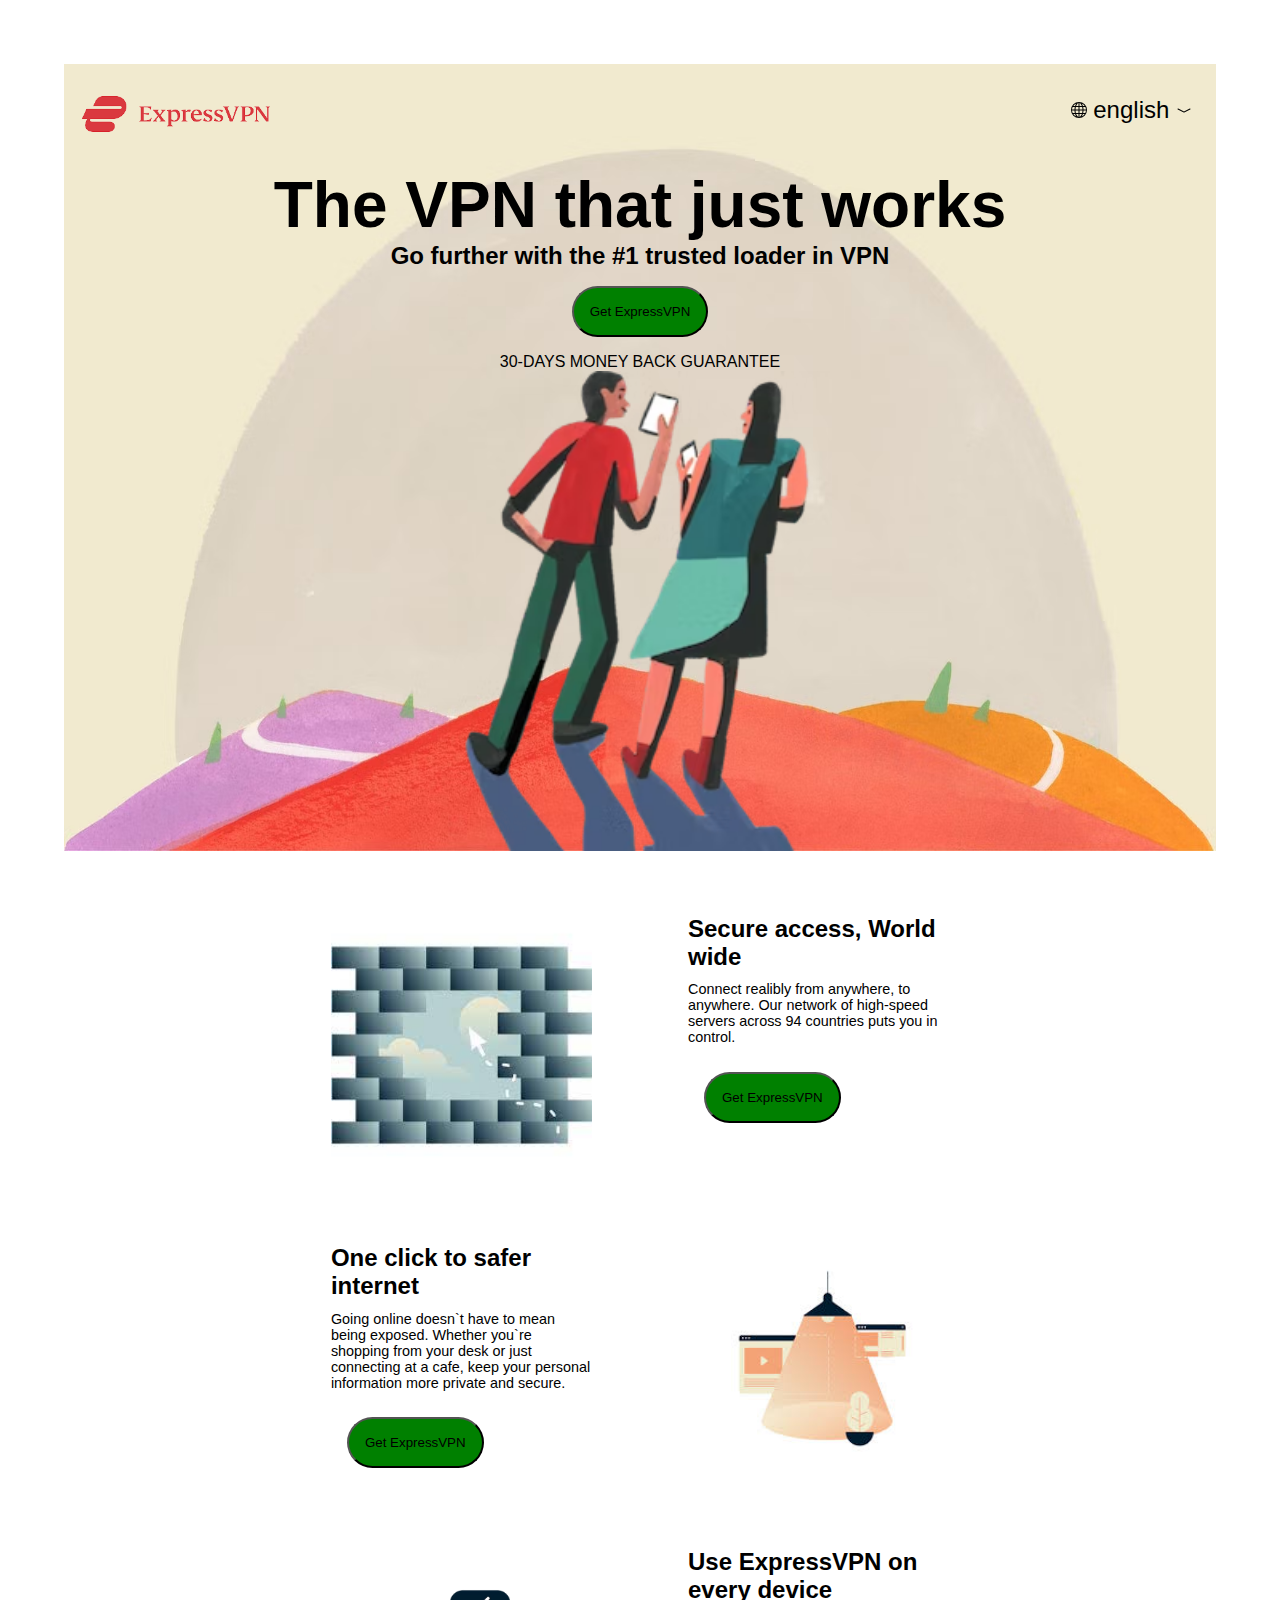
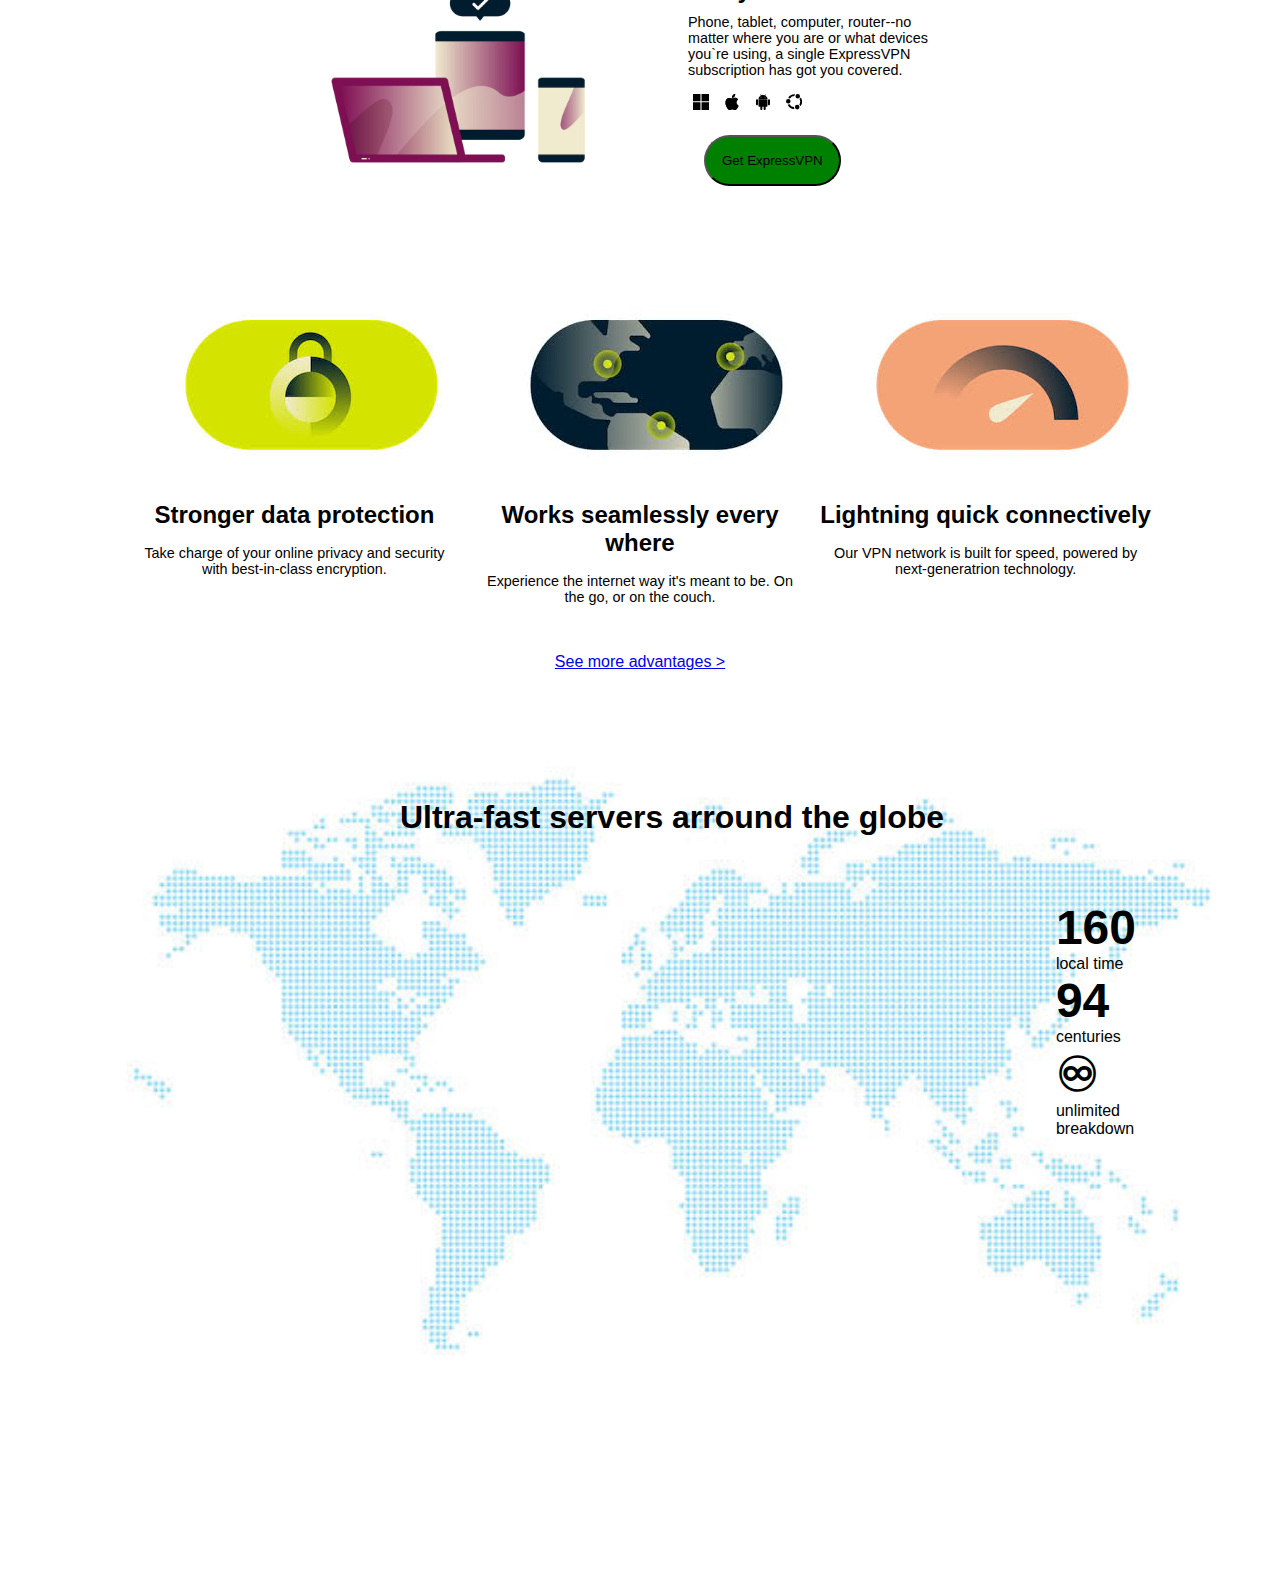
<file: express vpn landing page/index.html>
<!DOCTYPE html>
<html lang="en">
<head>
    <meta charset="UTF-8">
    <meta http-equiv="X-UA-Compatible" content="IE=edge">
    <meta name="viewport" content="width=device-width, initial-scale=1.0">
    <title>Document</title>
    <link rel="stylesheet" href="style.css">
    
</head>
<body>
    <header>

        <section class="intro">
            <div class="header">
                <div class="logo">
                    <img  src="vpn-logo-removebg-preview.png" alt="" >
                </div>
                <div class="lang">
                   <svg xmlns="http://www.w3.org/2000/svg" width="16" height="16" fill="currentColor" class="bi bi-globe" viewBox="0 0 16 16">
                        <path d="M0 8a8 8 0 1 1 16 0A8 8 0 0 1 0 8zm7.5-6.923c-.67.204-1.335.82-1.887 1.855A7.97 7.97 0 0 0 5.145 4H7.5V1.077zM4.09 4a9.267 9.267 0 0 1 .64-1.539 6.7 6.7 0 0 1 .597-.933A7.025 7.025 0 0 0 2.255 4H4.09zm-.582 3.5c.03-.877.138-1.718.312-2.5H1.674a6.958 6.958 0 0 0-.656 2.5h2.49zM4.847 5a12.5 12.5 0 0 0-.338 2.5H7.5V5H4.847zM8.5 5v2.5h2.99a12.495 12.495 0 0 0-.337-2.5H8.5zM4.51 8.5a12.5 12.5 0 0 0 .337 2.5H7.5V8.5H4.51zm3.99 0V11h2.653c.187-.765.306-1.608.338-2.5H8.5zM5.145 12c.138.386.295.744.468 1.068.552 1.035 1.218 1.65 1.887 1.855V12H5.145zm.182 2.472a6.696 6.696 0 0 1-.597-.933A9.268 9.268 0 0 1 4.09 12H2.255a7.024 7.024 0 0 0 3.072 2.472zM3.82 11a13.652 13.652 0 0 1-.312-2.5h-2.49c.062.89.291 1.733.656 2.5H3.82zm6.853 3.472A7.024 7.024 0 0 0 13.745 12H11.91a9.27 9.27 0 0 1-.64 1.539 6.688 6.688 0 0 1-.597.933zM8.5 12v2.923c.67-.204 1.335-.82 1.887-1.855.173-.324.33-.682.468-1.068H8.5zm3.68-1h2.146c.365-.767.594-1.61.656-2.5h-2.49a13.65 13.65 0 0 1-.312 2.5zm2.802-3.5a6.959 6.959 0 0 0-.656-2.5H12.18c.174.782.282 1.623.312 2.5h2.49zM11.27 2.461c.247.464.462.98.64 1.539h1.835a7.024 7.024 0 0 0-3.072-2.472c.218.284.418.598.597.933zM10.855 4a7.966 7.966 0 0 0-.468-1.068C9.835 1.897 9.17 1.282 8.5 1.077V4h2.355z"/>
                    </svg>
                    <p>english <svg xmlns="http://www.w3.org/2000/svg" width="16" height="16" fill="currentColor" class="bi bi-chevron-compact-down" viewBox="0 0 16 16">
                        <path fill-rule="evenodd" d="M1.553 6.776a.5.5 0 0 1 .67-.223L8 9.44l5.776-2.888a.5.5 0 1 1 .448.894l-6 3a.5.5 0 0 1-.448 0l-6-3a.5.5 0 0 1-.223-.67z"/>
                      </svg></p>
                </div>
            </div>
            <div class="main-heading">
                <h1>The VPN that just works</h1>
                <h5>Go further with the #1 trusted loader in VPN</h5>
                <button class="button">Get ExpressVPN</button>
                <p>30-DAYS MONEY BACK GUARANTEE</p>
            </div>
            <div class="avater"></div>
        </section>
    </header>
    <main>
            <section class="card">
                <section class="cards">
                    <div class="card-image">
                        <img src="secure-access-world-wide.jfif" alt="">
                    </div>
                <div class="card-text">
                    <h3>Secure access, World wide</h3>
                    <p>Connect realibly from anywhere, to anywhere. Our network of high-speed servers across 94 countries puts you in control.</p>
                    <button class="button">Get ExpressVPN</button>
                </div>
            </section>
            <section class="cards">
                <div class="card-text">
                    <h3>One click to safer internet</h3>
                    <p>Going online doesn`t have to mean being exposed. Whether you`re shopping from your desk or just connecting at a cafe, keep your  personal information more private and secure.</p>
                    <button class="button">Get ExpressVPN</button>
                </div>
                <div class="card-image">
                    <img src="one-click-to-a-safer-internet.jfif" alt="">
                </div>
            </section>
            <section class="cards">
                <div class="card-image">
                    <img src="use-on-every0device.avif" alt="">
                </div>
                <div class="card-text">
                    <h3>Use ExpressVPN on every device</h3>
                    <p>Phone, tablet, computer, router--no matter where you are or what devices you`re using, a single ExpressVPN subscription has got you covered.</p>
                    <svg xmlns="http://www.w3.org/2000/svg" width="16" height="16" fill="currentColor" class="bi bi-microsoft" viewBox="0 0 16 16">
                        <path d="M7.462 0H0v7.19h7.462V0zM16 0H8.538v7.19H16V0zM7.462 8.211H0V16h7.462V8.211zm8.538 0H8.538V16H16V8.211z"/>
                    </svg>
                    <svg xmlns="http://www.w3.org/2000/svg" width="16" height="16" fill="currentColor" class="bi bi-apple" viewBox="0 0 16 16">
                        <path d="M11.182.008C11.148-.03 9.923.023 8.857 1.18c-1.066 1.156-.902 2.482-.878 2.516.024.034 1.52.087 2.475-1.258.955-1.345.762-2.391.728-2.43Zm3.314 11.733c-.048-.096-2.325-1.234-2.113-3.422.212-2.189 1.675-2.789 1.698-2.854.023-.065-.597-.79-1.254-1.157a3.692 3.692 0 0 0-1.563-.434c-.108-.003-.483-.095-1.254.116-.508.139-1.653.589-1.968.607-.316.018-1.256-.522-2.267-.665-.647-.125-1.333.131-1.824.328-.49.196-1.422.754-2.074 2.237-.652 1.482-.311 3.83-.067 4.56.244.729.625 1.924 1.273 2.796.576.984 1.34 1.667 1.659 1.899.319.232 1.219.386 1.843.067.502-.308 1.408-.485 1.766-.472.357.013 1.061.154 1.782.539.571.197 1.111.115 1.652-.105.541-.221 1.324-1.059 2.238-2.758.347-.79.505-1.217.473-1.282Z"/>
                        <path d="M11.182.008C11.148-.03 9.923.023 8.857 1.18c-1.066 1.156-.902 2.482-.878 2.516.024.034 1.52.087 2.475-1.258.955-1.345.762-2.391.728-2.43Zm3.314 11.733c-.048-.096-2.325-1.234-2.113-3.422.212-2.189 1.675-2.789 1.698-2.854.023-.065-.597-.79-1.254-1.157a3.692 3.692 0 0 0-1.563-.434c-.108-.003-.483-.095-1.254.116-.508.139-1.653.589-1.968.607-.316.018-1.256-.522-2.267-.665-.647-.125-1.333.131-1.824.328-.49.196-1.422.754-2.074 2.237-.652 1.482-.311 3.83-.067 4.56.244.729.625 1.924 1.273 2.796.576.984 1.34 1.667 1.659 1.899.319.232 1.219.386 1.843.067.502-.308 1.408-.485 1.766-.472.357.013 1.061.154 1.782.539.571.197 1.111.115 1.652-.105.541-.221 1.324-1.059 2.238-2.758.347-.79.505-1.217.473-1.282Z"/>
                    </svg>
                    <svg xmlns="http://www.w3.org/2000/svg" width="16" height="16" fill="currentColor" class="bi bi-android2" viewBox="0 0 16 16">
                        <path d="m10.213 1.471.691-1.26c.046-.083.03-.147-.048-.192-.085-.038-.15-.019-.195.058l-.7 1.27A4.832 4.832 0 0 0 8.005.941c-.688 0-1.34.135-1.956.404l-.7-1.27C5.303 0 5.239-.018 5.154.02c-.078.046-.094.11-.049.193l.691 1.259a4.25 4.25 0 0 0-1.673 1.476A3.697 3.697 0 0 0 3.5 5.02h9c0-.75-.208-1.44-.623-2.072a4.266 4.266 0 0 0-1.664-1.476ZM6.22 3.303a.367.367 0 0 1-.267.11.35.35 0 0 1-.263-.11.366.366 0 0 1-.107-.264.37.37 0 0 1 .107-.265.351.351 0 0 1 .263-.11c.103 0 .193.037.267.11a.36.36 0 0 1 .112.265.36.36 0 0 1-.112.264Zm4.101 0a.351.351 0 0 1-.262.11.366.366 0 0 1-.268-.11.358.358 0 0 1-.112-.264c0-.103.037-.191.112-.265a.367.367 0 0 1 .268-.11c.104 0 .19.037.262.11a.367.367 0 0 1 .107.265c0 .102-.035.19-.107.264ZM3.5 11.77c0 .294.104.544.311.75.208.204.46.307.76.307h.758l.01 2.182c0 .276.097.51.292.703a.961.961 0 0 0 .7.288.973.973 0 0 0 .71-.288.95.95 0 0 0 .292-.703v-2.182h1.343v2.182c0 .276.097.51.292.703a.972.972 0 0 0 .71.288.973.973 0 0 0 .71-.288.95.95 0 0 0 .292-.703v-2.182h.76c.291 0 .54-.103.749-.308.207-.205.311-.455.311-.75V5.365h-9v6.404Zm10.495-6.587a.983.983 0 0 0-.702.278.91.91 0 0 0-.293.685v4.063c0 .271.098.501.293.69a.97.97 0 0 0 .702.284c.28 0 .517-.095.712-.284a.924.924 0 0 0 .293-.69V6.146a.91.91 0 0 0-.293-.685.995.995 0 0 0-.712-.278Zm-12.702.283a.985.985 0 0 1 .712-.283c.273 0 .507.094.702.283a.913.913 0 0 1 .293.68v4.063a.932.932 0 0 1-.288.69.97.97 0 0 1-.707.284.986.986 0 0 1-.712-.284.924.924 0 0 1-.293-.69V6.146c0-.264.098-.491.293-.68Z"/>
                    </svg>
                    <svg xmlns="http://www.w3.org/2000/svg" width="16" height="16" fill="currentColor" class="bi bi-ubuntu" viewBox="0 0 16 16">
                        <path d="M2.273 9.53a2.273 2.273 0 1 0 0-4.546 2.273 2.273 0 0 0 0 4.547Zm9.467-4.984a2.273 2.273 0 1 0 0-4.546 2.273 2.273 0 0 0 0 4.546ZM7.4 13.108a5.535 5.535 0 0 1-3.775-2.88 3.273 3.273 0 0 1-1.944.24 7.4 7.4 0 0 0 5.328 4.465c.53.113 1.072.169 1.614.166a3.253 3.253 0 0 1-.666-1.9 5.639 5.639 0 0 1-.557-.091Zm3.828 2.285a2.273 2.273 0 1 0 0-4.546 2.273 2.273 0 0 0 0 4.546Zm3.163-3.108a7.436 7.436 0 0 0 .373-8.726 3.276 3.276 0 0 1-1.278 1.498 5.573 5.573 0 0 1-.183 5.535 3.26 3.26 0 0 1 1.088 1.693ZM2.098 3.998a3.28 3.28 0 0 1 1.897.486 5.544 5.544 0 0 1 4.464-2.388c.037-.67.277-1.313.69-1.843a7.472 7.472 0 0 0-7.051 3.745Z"/>
                    </svg>
                    <button class="button">Get ExpressVPN</button>
                </div>
            </section>
        </section>
        
        <section class="grid-card">
            <section class="grid-cards">
                <div class="grid-cards-image">
                    <img src="stronger-data-protection.jfif" alt="">
                </div>
                <div class="grid-cards-text">
                    <h4>Stronger data protection</h4>
                    <p>Take charge of your online privacy and security with best-in-class encryption.</p>
                </div>
            </section>
            <section class="grid-cards">
                <div class="grid-cards-image">
                    <img src="works-seemlessly-everywhere.jfif" alt="">
                </div>
                <div class="grid-cards-text">
                    <h4>Works seamlessly every where</h4>
                    <p>Experience the internet way it's meant to be. On the go, or on the couch.</p>
                </div>
            </section>
            <section class="grid-cards">
                <div class="grid-cards-image">
                    <img src="lightning-quick-connectively.jfif" alt="">
                </div>
                <div class="grid-cards-text">
                    <h4>Lightning quick connectively</h4>
                    <p>Our VPN network is built for speed, powered by next-generatrion technology.</p>
                </div>
            </section>
        </section>
    </main>
    <div class="link">
        <a href="#">See more advantages ></a>
    </div>
    <footer>
        
        <section id="footer">
            <h2 class="server-arround-globe">Ultra-fast servers arround the globe</h2>
            <div class="time">
                <div class="local-time">
                    <h3>160</h3> <br>
                    <p>local time</p> <br>
                </div> <br>
                <div class="local-time">
                    <h3>94</h3> <br>
                    <p>centuries</p> <br>
                </div> <br>
                <div class="local-time">
                    <h3>♾</h3> <br>
                    <p>unlimited<br>breakdown</p>
                </div> 
            </div> 
        </section>
    </footer>
</body>
</html>
</file>
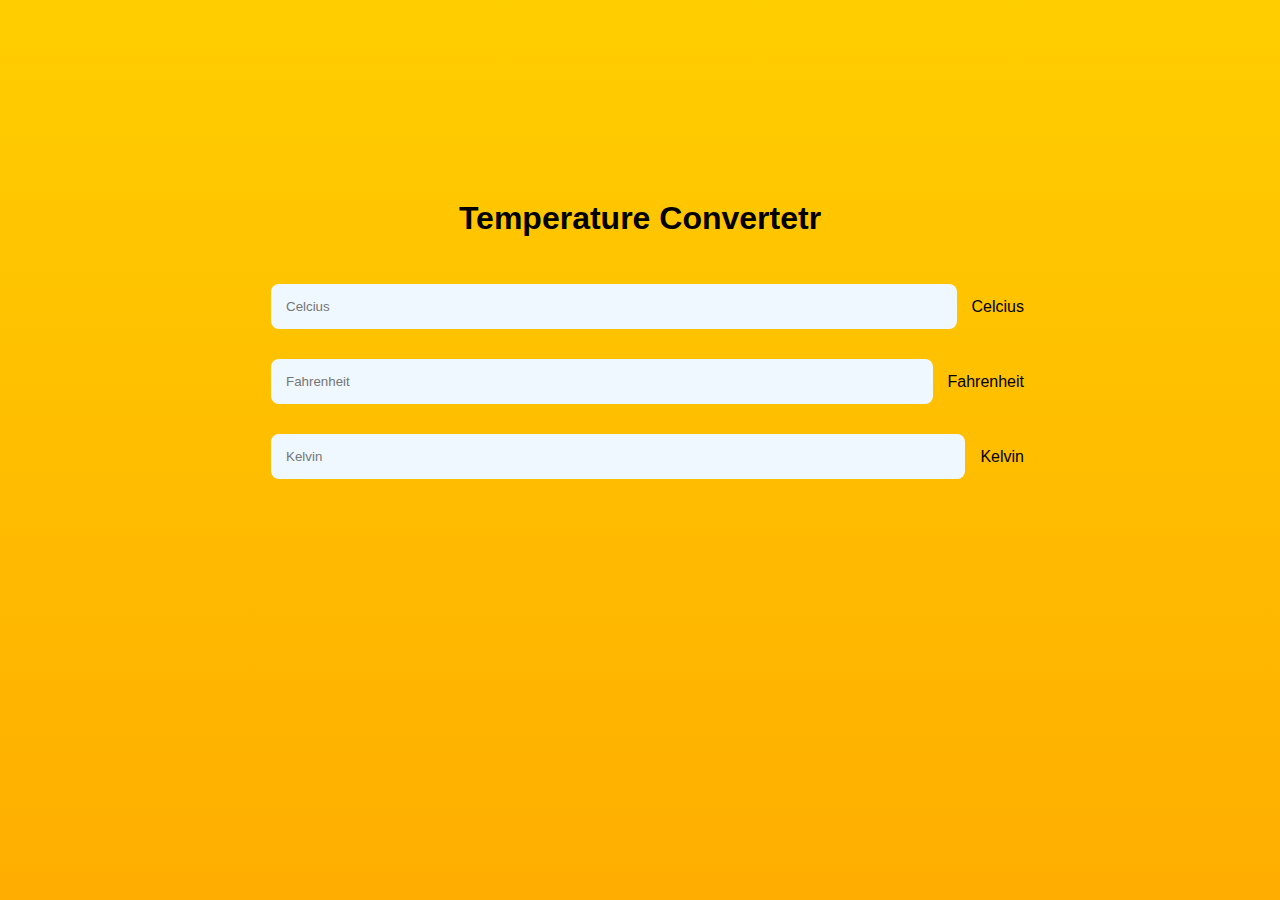
<file: temperature converter/index.html>
<!DOCTYPE html>
<html lang="en">
<head>
    <meta charset="UTF-8">
    <meta http-equiv="X-UA-Compatible" content="IE=edge">
    <meta name="viewport" content="width=device-width, initial-scale=1.0">
    <title>Temperature Converter</title>
    <link rel="stylesheet" href="style.css">
</head>
<body>
    <main>
        <header>
            <h1>Temperature Convertetr</h1>
        </header>
        <section class="inputs">
            <input type="number" name="celcius" id="celcius" class="input" placeholder="Celcius">
            <label for="celcius">Celcius</label>
            <input type="number" name="fahrenheit" id="fahrenheit" class="input" placeholder="Fahrenheit">
            <label for="fahrenheit">Fahrenheit</label>
            <input type="number" name="kelvin" id="kelvin" class="input" placeholder="Kelvin">
            <label for="kelvin">Kelvin</label>
        </section>
    </main>
    <script src="main.js"></script>
</body>
</html>
</file>
<file: express vpn landing page/style.css>
*{
    padding: 16px;
    margin: 16px;
}

:root{
    --background-color: white;
    --text-color: black;

    --shadow-color-dark: lightgray;

    --font-size-small: 0.9rem;
    --font-size-normal : 1rem;
    --font-size-large: 1.5rem;
    --font-size-xl: 2rem;
}

main, header, footer{
    margin: 0%;
    padding: 0%;
}

body{
    font-family: Arial, Helvetica, sans-serif;
    background-color: var(--background-color);
    color: var(--text-color);
}

.lang svg{
    margin: 0%;
}
svg{
    margin: 2%;
    padding: 0%;
}

.button{
    background-color: green;
    border-radius: 2rem;
}



.cards{
    margin: 10%;
    padding: 0%;
    margin-top: 0;
    margin-bottom: 0;
    display: flex;
    flex-wrap: wrap;
    gap: 2rem;
    justify-content: center;
}
.cards div{
    width: 30%;
}
.card-text h3{
    font-size: var(--font-size-large);
    margin: 0%;
    padding: 0%;
}
.card-text p{
    margin: 0%;
    padding: 0%;
    margin-bottom: 4%;
    margin-top: 4%;
    font-size: var(--font-size-small);
}
.card-image img{
    width: 100%;
    margin: 0%;
    padding: 0%;
}

.grid-card{
    display: grid;
    grid-template-columns: repeat(3, 30%);
    justify-content: center;
    margin: 0%;
    padding: 0%;
}
.grid-cards{
    padding: 0%;
    margin: 0%;
    transition: transform 0.5s ease-in-out, box-shadow 0.5s ease-in-out;
}
.grid-cards:hover{
    transform: translateY(-10px) ;
    box-shadow: 3px 3px 8px 9px var(--shadow-color-dark);
    
}
.grid-cards-image{
    margin: 0%;
    padding: 0%;
}
.grid-cards-image img{
    max-width: 100%;
}
.grid-cards-text{
    margin: 0%;
    padding: 0%;
    text-align: center;
}
.grid-cards-text h4{
    margin: 0;
    padding: 0%;
    font-size: var(--font-size-large);
}
.grid-cards-text p{
    margin: 0%;
    font-size: var(--font-size-small);
}

.icon{
    width: 2rem;
    margin: 0%;
    padding: 0%;
}

.header p{
    
    display: inline-block;
    margin: 0%;
    padding: 0%;
}

.main, .header, .logo, .logo img, .lang, .intro{
    margin: 0%;
    padding: 0%;
} 
header{
    background-image: url(backgroung-image-vpn.avif);
    
    background-size: 100% 100%;
    background-repeat: no-repeat;
}
.logo{
    margin-left: 1rem;
    display: inline-block;
}
.logo img{
    width: 12rem;
}
.lang{
    float: right;
    display: inline-block;
    margin-top: 2rem;
    margin-right: 1.5rem;
    font-size: 1.5rem;
}
.main-heading{
    text-align: center;
    margin: 0%;
    padding: 0%;
}
.main-heading h1{
    margin: 0%;
    padding: 0%;
    font-size: 4rem;
}
.main-heading h5{
    padding: 0%;
    margin: 0;
    font-size: 1.5rem;
}
.main-heading p{
    margin: 0%;
    padding: 0%;
}
.avater{
    margin: 0%;
    padding: 0%;
    background-image: url(homepage-pingzhu-hero-figures-v2-opt__1___3_.avif);
    background-repeat: no-repeat;
    background-size: cover;
    height: 30rem;
}

.link {
    text-align: center;
}

#footer{
    margin-top: 4rem;
    background-image: url(map-background.jpg);
    background-size: 100%;
    width: 100%;
    height:80vmin;
    background-repeat: no-repeat;
}
 
.local-time,
.local-time h3,
.local-time p{
    display: inline-block;
    padding: 0%;
    margin: 0%;
}
.server-arround-globe{
    text-align: center;
}
.time{
    float: right;
}
.local-time h3{
    font-size: 3rem;
    margin-right: 5rem;
}
#footer h2{
    font-size: 2rem;
}
.map a{
    margin-top: 100%;
    margin-right: 50%;
}


@media (prefers-color-scheme: dark) {
    body {
    --background-color: black;
    --text-color: white;
    --shadow-color-dark: royalblue;
    }
    #footer{
        color: black;
    }
}


@media (width<900px){
    *{
        margin: 0%;
        padding: 0%;
    }
    .button{
        font-size: 1rem;
        padding: 2%;
    }
    .avater{
        height: 20rem;
    }
    
}

@media (width<600px){
    .card-text h3{
        font-size: 1rem;
    }
    .card-text p{
        font-size: 0.5rem;
    }
    .button{
        font-size: 0.5rem;
    }
    .logo img{
        width: 5rem;
    }
    .lang p{
        font-size: 0.8rem;
    }
    .lang{
        margin-top: 0%;
    }
    .main-heading h1{
        font-size: 1rem;
    }
    .main-heading h5{
        font-size: 0.5rem;
    }
    .main-heading p{
        font-size: 0.5rem;
    }
    .avater{
        height: 10rem;
    }
    .grid-cards-text h4{
        font-size: 1rem;
    }
    .grid-cards-text p{
        font-size: 0.5rem;
    }
    .local-time h3{
        font-size: 1rem;
    }
    #footer h2{
        margin-top: 20px;
        font-size: 1rem;
    }
    #footer{
        height: 100vmax;
    }
}
</file>
<file: temperature converter/style.css>
*{
    margin: 0%;
    padding: 0%;
    font-family: sans-serif;
}

main {
    width: 100%;
    height:100vh;
    background-image: linear-gradient(to bottom, #ffce00, #ffae00);
}

header {
    display: flex;
    justify-content: center;
    padding-top: 200px;
}

h1 {
    margin-bottom: 32px;
}

.inputs{
    display: flex;
    flex-wrap: wrap;
    justify-content: center;
    align-items: center;
    max-width: 768px;
    margin: 0 auto;
}

.input{
flex: 1 1 40%;
margin: 15px;
appearance: none;
background: none;
background-color: aliceblue;
border-radius: 8px;
padding: 15px;
border: none;
outline: none;
transition: 0.4s;
}

.input:focus{
    box-shadow: 0px 0px 6px 1px black;
}


@media (height<500px) {
    main{
        height: auto;
    }
}
</file>
